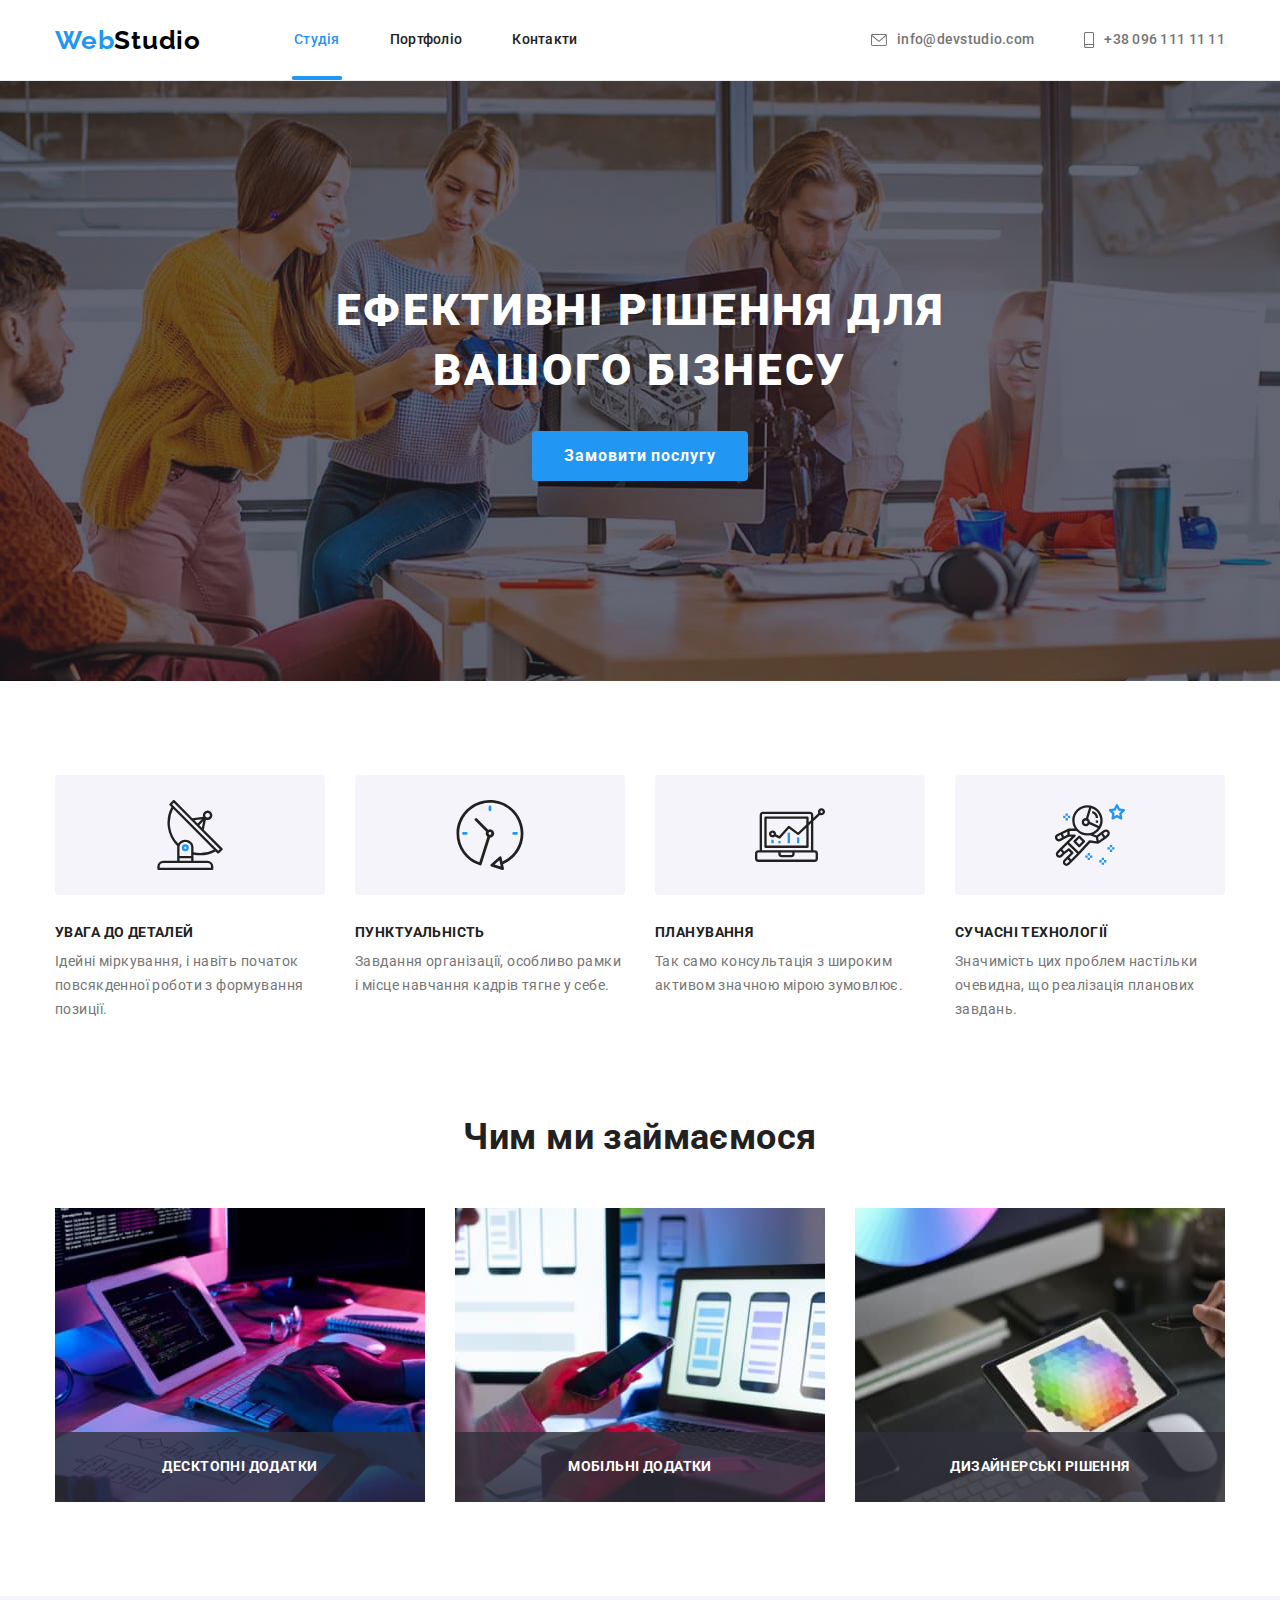
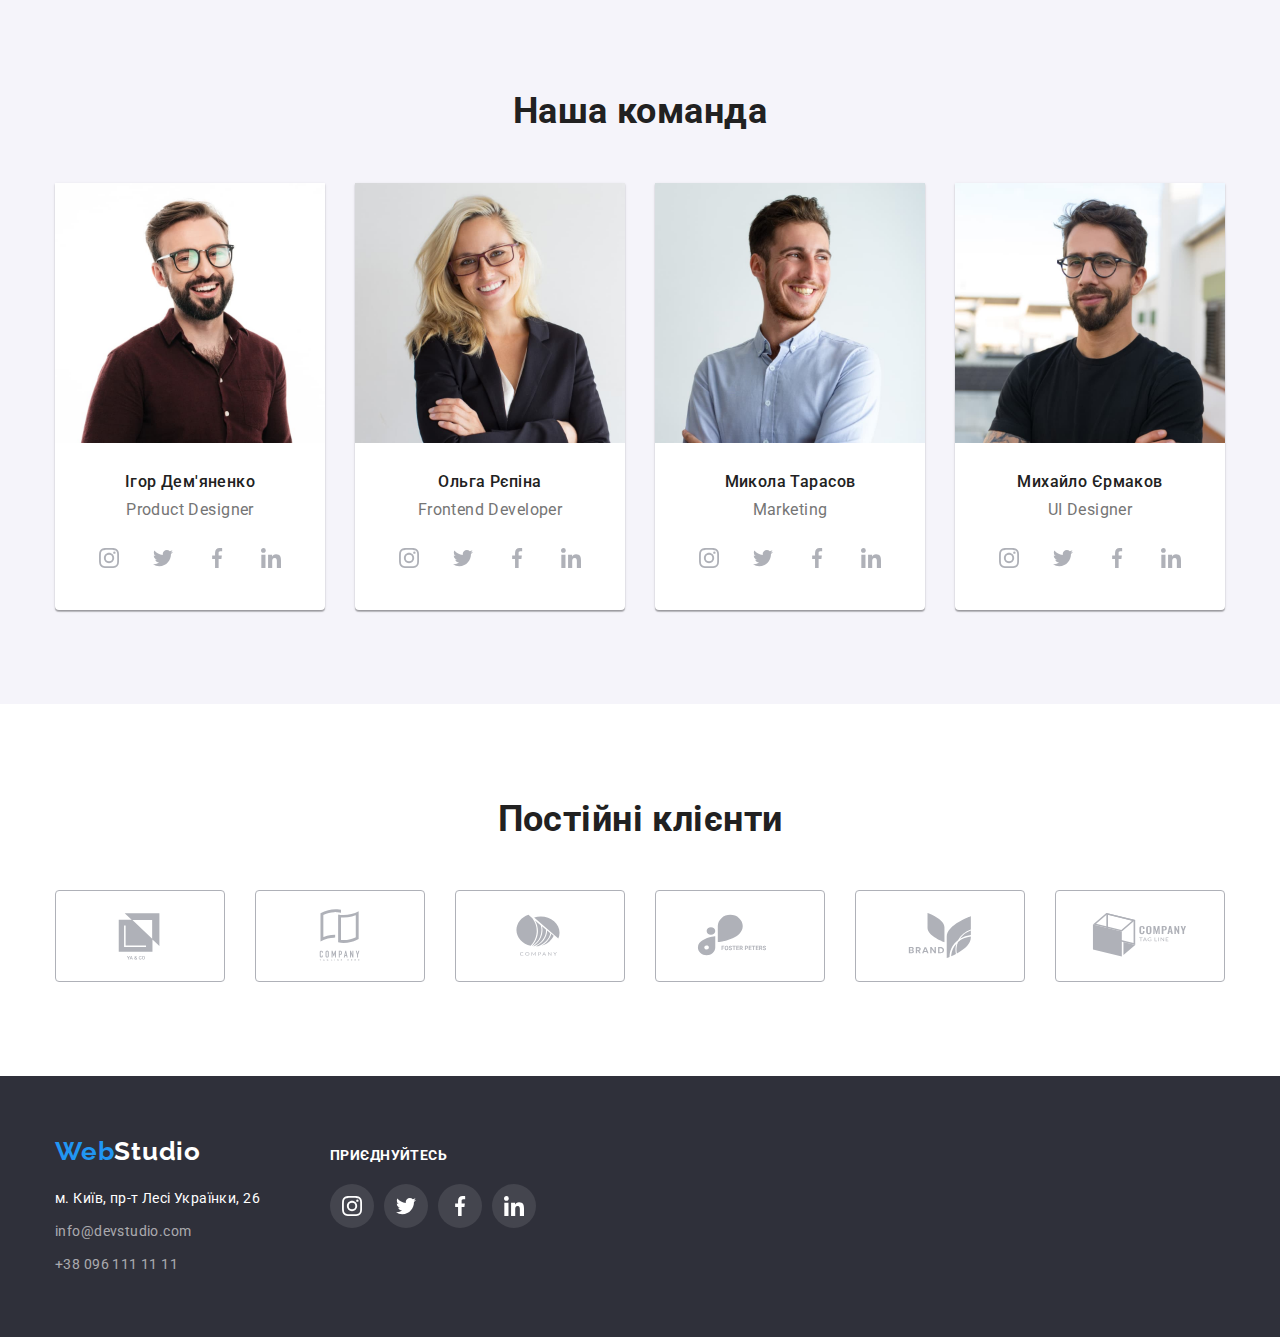
<file: index.html>
<!DOCTYPE html>
<html lang="en">
  <head>
    <meta charset="UTF-8" />
    <meta http-equiv="X-UA-Compatible" content="IE=edge" />
    <meta name="viewport" content="width=device-width, initial-scale=1.0" />
    <title>Document</title>
    <link rel="preconnect" href="https://fonts.googleapis.com" />
    <link rel="preconnect" href="https://fonts.gstatic.com" crossorigin />
    <link
      href="https://fonts.googleapis.com/css2?family=Raleway:wght@700&family=Roboto:wght@400;500;700;900&display=swap"
      rel="stylesheet"
    />
    <link
      rel="stylesheet"
      href="https://cdnjs.cloudflare.com/ajax/libs/modern-normalize/1.1.0/modern-normalize.min.css"
      integrity="sha512-wpPYUAdjBVSE4KJnH1VR1HeZfpl1ub8YT/NKx4PuQ5NmX2tKuGu6U/JRp5y+Y8XG2tV+wKQpNHVUX03MfMFn9Q=="
      crossorigin="anonymous"
      referrerpolicy="no-referrer"
    />

    <link rel="stylesheet" href="./css/styles.css" />
  </head>
  <body>
    <header class="header">
      <div class="container main-nav">
        <a href="./index.html" class="logo link">Web<span class="logo-header">Studio</span></a>

        <nav>
          <ul class="site-nav list">
            <li><a href="./index.html" class="nav-link link current">Студія</a></li>
            <li><a href="./portfolio.html" class="nav-link link">Портфоліо</a></li>
            <li><a href="/" class="nav-link link">Контакти</a></li>
          </ul>
        </nav>

        <ul class="contact-list-header list">
          <li>
            <a href="mailto:info@devstudio.com" class="header-contacts link"
              ><svg class="icon" width="16" height="12">
                <use href="./images/sprite.svg#icon-envelope"></use>
              </svg>
              info@devstudio.com</a
            >
          </li>
          <li>
            <a href="tel:+380961111111" class="header-contacts link"
              ><svg class="icon" width="10" height="16">
                <use href="./images/sprite.svg#icon-smartphone"></use>
              </svg>
              +38 096 111 11 11</a
            >
          </li>
        </ul>
      </div>
    </header>

    <main>
      <section class="main section">
        <div class="container">
          <h1 class="main-title">Ефективні рішення для вашого бізнесу</h1>
          <button type="button" class="main-button" data-modal-open>Замовити послугу</button>
        </div>
      </section>

      <section class="section">
        <div class="container">
          <h2 class="hidden-title">Особливості</h2>
          <ul class="list feature-list">
            <li class="feature-item">
              <div class="feature-box">
                <svg class="icon-feature" width="70" height="70">
                  <use href="./images/sprite.svg#icon-antenna"></use>
                </svg>
              </div>
              <h3 class="sub-title">УВАГА ДО ДЕТАЛЕЙ</h3>
              <p>Ідейні міркування, і навіть початок повсякденної роботи з формування позиції.</p>
            </li>
            <li class="feature-item">
              <div class="feature-box">
                <svg class="icon-feature" width="70" height="70">
                  <use href="./images/sprite.svg#icon-clock"></use>
                </svg>
              </div>
              <h3 class="sub-title">ПУНКТУАЛЬНІСТЬ</h3>
              <p>Завдання організації, особливо рамки і місце навчання кадрів тягне у себе.</p>
            </li>
            <li class="feature-item">
              <div class="feature-box">
                <svg class="icon-feature" width="70" height="70">
                  <use href="./images/sprite.svg#icon-diagram"></use>
                </svg>
              </div>
              <h3 class="sub-title">ПЛАНУВАННЯ</h3>
              <p>Так само консультація з широким активом значною мірою зумовлює.</p>
            </li>
            <li class="feature-item">
              <div class="feature-box">
                <svg class="icon-feature" width="70" height="70">
                  <use href="./images/sprite.svg#icon-astronaut"></use>
                </svg>
              </div>
              <h3 class="sub-title">СУЧАСНІ ТЕХНОЛОГІЇ</h3>
              <p>Значимість цих проблем настільки очевидна, що реалізація планових завдань.</p>
            </li>
          </ul>
        </div>
      </section>

      <section class="section occupation">
        <div class="container">
          <h2 class="secondary-title occupation-title">Чим ми займаємося</h2>
          <ul class="list occupation-list">
            <li class="occupation-item">
              <div class="occupation-content">
                <img src="./images/img1.jpg" alt="Друкування на клаві" width="370" />
                <p class="occupation-text">Десктопні додатки</p>
              </div>
            </li>
            <li class="occupation-item">
              <div class="occupation-content">
                <img src="./images/img2.jpg" alt="Телефон в руці" width="370" />
                <p class="occupation-text">Мобільні додатки</p>
              </div>
            </li>
            <li class="occupation-item">
              <div class="occupation-content">
                <img src="./images/img3.jpg" alt="Шестикутник на планшеті" width="370" />
                <p class="occupation-text">Дизайнерські рішення</p>
              </div>
            </li>
          </ul>
        </div>
      </section>

      <section class="section team">
        <div class="container">
          <h2 class="secondary-title team-title">Наша команда</h2>
          <ul class="list team-list">
            <li class="team-item">
              <img src="./images/img5.jpg" alt="Ігор" width="270" />
              <div class="team-info">
                <h3 class="team-surname">Ігор Дем'яненко</h3>
                <p class="team-description">Product Designer</p>
                <ul class="team-social list">
                  <li>
                    <a href="instagram.com" class="team-link link"
                      ><svg class="icon" width="20" height="20">
                        <use href="./images/sprite.svg#icon-instagram"></use></svg
                    ></a>
                  </li>
                  <li>
                    <a href="twitter.com" class="team-link link"
                      ><svg class="icon" width="20" height="20">
                        <use href="./images/sprite.svg#icon-twitter"></use></svg
                    ></a>
                  </li>
                  <li>
                    <a href="facebook.com" class="team-link link"
                      ><svg class="icon" width="20" height="20">
                        <use href="./images/sprite.svg#icon-facebook"></use></svg
                    ></a>
                  </li>
                  <li>
                    <a href="linkedin.com" class="team-link link"
                      ><svg class="icon" width="20" height="20">
                        <use href="./images/sprite.svg#icon-linkedin"></use></svg
                    ></a>
                  </li>
                </ul>
              </div>
            </li>
            <li class="team-item">
              <img src="./images/img6.jpg" alt="Ольга" width="270" />
              <div class="team-info">
                <h3 class="team-surname">Ольга Рєпіна</h3>
                <p class="team-description">Frontend Developer</p>
                <ul class="team-social list">
                  <li>
                    <a href="instagram.com" class="team-link link"
                      ><svg class="icon" width="20" height="20">
                        <use href="./images/sprite.svg#icon-instagram"></use></svg
                    ></a>
                  </li>
                  <li>
                    <a href="twitter.com" class="team-link link"
                      ><svg class="icon" width="20" height="20">
                        <use href="./images/sprite.svg#icon-twitter"></use></svg
                    ></a>
                  </li>
                  <li>
                    <a href="facebook.com" class="team-link link"
                      ><svg class="icon" width="20" height="20">
                        <use href="./images/sprite.svg#icon-facebook"></use></svg
                    ></a>
                  </li>
                  <li>
                    <a href="linkedin.com" class="team-link link"
                      ><svg class="icon" width="20" height="20">
                        <use href="./images/sprite.svg#icon-linkedin"></use></svg
                    ></a>
                  </li>
                </ul>
              </div>
            </li>
            <li class="team-item">
              <img src="./images/img7.jpg" alt="Микола" width="270" />
              <div class="team-info">
                <h3 class="team-surname">Микола Тарасов</h3>
                <p class="team-description">Marketing</p>
                <ul class="team-social list">
                  <li>
                    <a href="instagram.com" class="team-link link"
                      ><svg class="icon" width="20" height="20">
                        <use href="./images/sprite.svg#icon-instagram"></use></svg
                    ></a>
                  </li>
                  <li>
                    <a href="twitter.com" class="team-link link"
                      ><svg class="icon" width="20" height="20">
                        <use href="./images/sprite.svg#icon-twitter"></use></svg
                    ></a>
                  </li>
                  <li>
                    <a href="facebook.com" class="team-link link"
                      ><svg class="icon" width="20" height="20">
                        <use href="./images/sprite.svg#icon-facebook"></use></svg
                    ></a>
                  </li>
                  <li>
                    <a href="linkedin.com" class="team-link link"
                      ><svg class="icon" width="20" height="20">
                        <use href="./images/sprite.svg#icon-linkedin"></use></svg
                    ></a>
                  </li>
                </ul>
              </div>
            </li>
            <li class="team-item">
              <img src="./images/img8.jpg" alt="Михайло" width="270" />
              <div class="team-info">
                <h3 class="team-surname">Михайло Єрмаков</h3>
                <p class="team-description">UI Designer</p>
                <ul class="team-social list">
                  <li>
                    <a href="instagram.com" class="team-link link"
                      ><svg class="icon" width="20" height="20">
                        <use href="./images/sprite.svg#icon-instagram"></use></svg
                    ></a>
                  </li>
                  <li>
                    <a href="twitter.com" class="team-link link"
                      ><svg class="icon" width="20" height="20">
                        <use href="./images/sprite.svg#icon-twitter"></use></svg
                    ></a>
                  </li>
                  <li>
                    <a href="facebook.com" class="team-link link"
                      ><svg class="icon" width="20" height="20">
                        <use href="./images/sprite.svg#icon-facebook"></use></svg
                    ></a>
                  </li>
                  <li>
                    <a href="linkedin.com" class="team-link link"
                      ><svg class="icon" width="20" height="20">
                        <use href="./images/sprite.svg#icon-linkedin"></use></svg
                    ></a>
                  </li>
                </ul>
              </div>
            </li>
          </ul>
        </div>
      </section>

      <section class="section">
        <div class="container">
          <h2 class="secondary-title client-title">Постійні клієнти</h2>
          <ul class="list clients-list">
            <li class="clients-item">
              <svg class="icon" width="106" height="60">
                <use href="./images/sprite.svg#icon-Logo"></use>
              </svg>
            </li>
            <li class="clients-item">
              <svg class="icon" width="106" height="60">
                <use href="./images/sprite.svg#icon-Logo-1"></use>
              </svg>
            </li>
            <li class="clients-item">
              <svg class="icon" width="106" height="60">
                <use href="./images/sprite.svg#icon-Logo-2"></use>
              </svg>
            </li>
            <li class="clients-item">
              <svg class="icon" width="106" height="60">
                <use href="./images/sprite.svg#icon-Logo-3"></use>
              </svg>
            </li>
            <li class="clients-item">
              <svg class="icon" width="106" height="60">
                <use href="./images/sprite.svg#icon-Logo-4"></use>
              </svg>
            </li>
            <li class="clients-item">
              <svg class="icon" width="106" height="60">
                <use href="./images/sprite.svg#icon-Logo-5"></use>
              </svg>
            </li>
          </ul>
        </div>
      </section>
    </main>

    <footer class="footer">
      <div class="container footer-container">
        <div>
          <a href="./index.html" class="logo link">Web<span class="logo-footer">Studio</span></a>
          <address>
            <ul class="footer-adress list">
              <li>
                <a href="https://goo.gl/maps/8aTKNNun7sEFTLPM9" class="adress-link link"
                  >м. Київ, пр-т Лесі Українки, 26</a
                >
              </li>
              <li>
                <a href="mailto:info@devstudio.com" class="footer-contacts link"
                  >info@devstudio.com</a
                >
              </li>
              <li>
                <a href="tel:+380961111111" class="footer-contacts link">+38 096 111 11 11</a>
              </li>
            </ul>
          </address>
        </div>

        <div class="join-us">
          <p>ПРИЄДНУЙТЕСЬ</p>
          <ul class="join-social list">
            <li>
              <a href="instagram.com" class="join-link link"
                ><svg class="icon" width="20" height="20">
                  <use href="./images/sprite.svg#icon-instagram"></use></svg
              ></a>
            </li>
            <li>
              <a href="twitter.com" class="join-link link"
                ><svg class="icon" width="20" height="20">
                  <use href="./images/sprite.svg#icon-twitter"></use></svg
              ></a>
            </li>
            <li>
              <a href="facebook.com" class="join-link link"
                ><svg class="icon" width="20" height="20">
                  <use href="./images/sprite.svg#icon-facebook"></use></svg
              ></a>
            </li>
            <li>
              <a href="linkedin.com" class="join-link link"
                ><svg class="icon" width="20" height="20">
                  <use href="./images/sprite.svg#icon-linkedin"></use></svg
              ></a>
            </li>
          </ul>
        </div>
      </div>
    </footer>

    <div class="backdrop is-hidden" data-modal>
      <div class="modal">
        <button class="modal-close-button" data-modal-close>
          <svg class="icon" width="20" height="20">
            <use href="./images/sprite.svg#icon-close-black1"></use>
          </svg>
        </button>
      </div>
    </div>
    <script src="./js/modal.js"></script>
  </body>
</html>
</file>
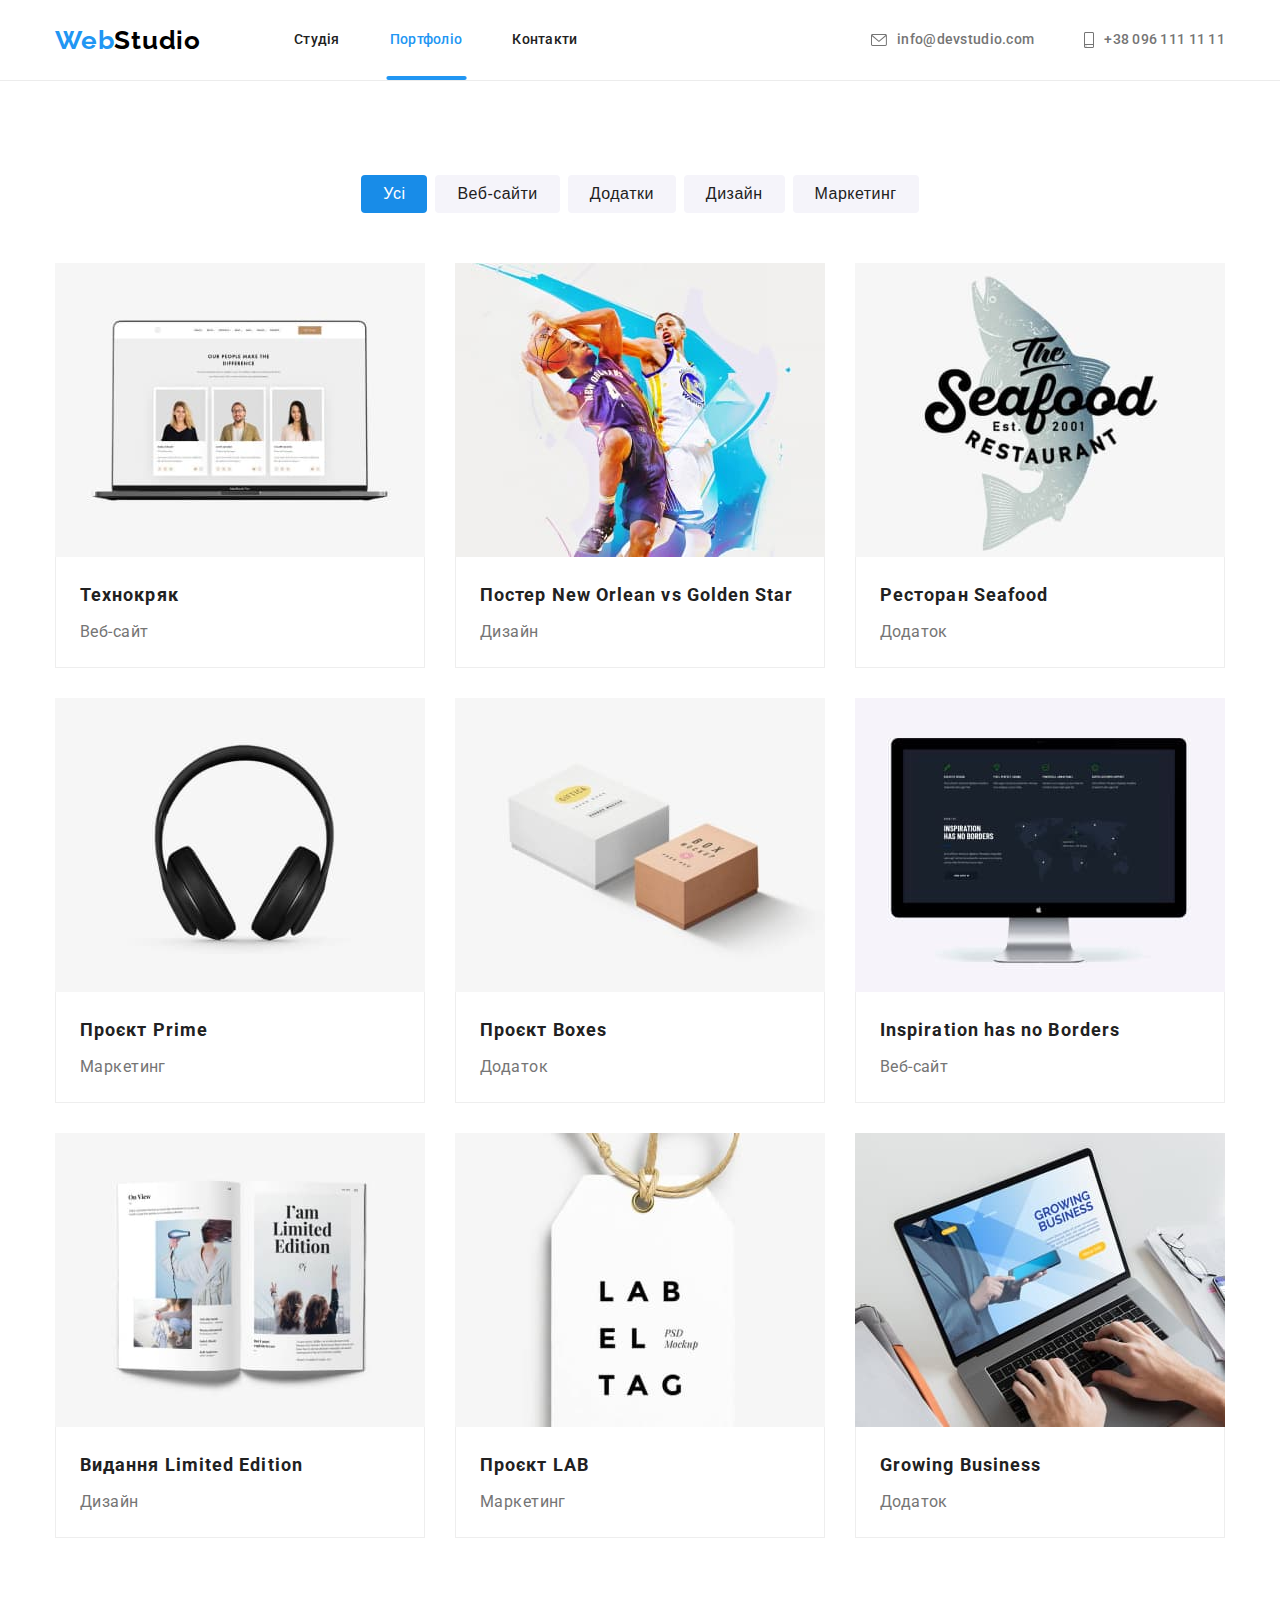
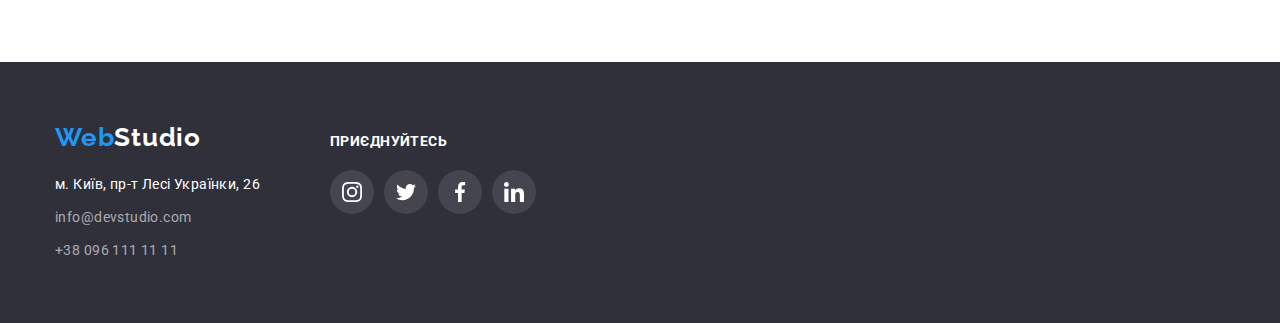
<file: portfolio.html>
<!DOCTYPE html>
<html lang="en">
  <head>
    <meta charset="UTF-8" />
    <meta http-equiv="X-UA-Compatible" content="IE=edge" />
    <meta name="viewport" content="width=device-width, initial-scale=1.0" />
    <title>Portfolio</title>
    <link rel="preconnect" href="https://fonts.googleapis.com" />
    <link rel="preconnect" href="https://fonts.gstatic.com" crossorigin />
    <link
      href="https://fonts.googleapis.com/css2?family=Raleway:wght@700&family=Roboto:wght@400;500;700;900&display=swap"
      rel="stylesheet"
    />
    <link
      rel="stylesheet"
      href="https://cdnjs.cloudflare.com/ajax/libs/modern-normalize/1.1.0/modern-normalize.min.css"
      integrity="sha512-wpPYUAdjBVSE4KJnH1VR1HeZfpl1ub8YT/NKx4PuQ5NmX2tKuGu6U/JRp5y+Y8XG2tV+wKQpNHVUX03MfMFn9Q=="
      crossorigin="anonymous"
      referrerpolicy="no-referrer"
    />
    <link rel="stylesheet" href="./css/styles.css" />
  </head>
  <body>
    <header class="header">
      <div class="container main-nav">
        <a href="./index.html" class="logo link">Web<span class="logo-header">Studio</span></a>

        <nav>
          <ul class="site-nav list">
            <li><a href="./index.html" class="nav-link link">Студія</a></li>
            <li><a href="./portfolio.html" class="nav-link link current">Портфоліо</a></li>
            <li><a href="/" class="nav-link link">Контакти</a></li>
          </ul>
        </nav>

        <ul class="contact-list-header list">
          <li>
            <a href="mailto:info@devstudio.com" class="header-contacts link"
              ><svg class="icon" width="16" height="12">
                <use href="./images/sprite.svg#icon-envelope"></use>
              </svg>
              info@devstudio.com</a
            >
          </li>
          <li>
            <a href="tel:+380961111111" class="header-contacts link"
              ><svg class="icon" width="10" height="16">
                <use href="./images/sprite.svg#icon-smartphone"></use>
              </svg>
              +38 096 111 11 11</a
            >
          </li>
        </ul>
      </div>
    </header>

    <main>
      <section class="section">
        <div class="container">
          <h2 class="hidden-title">Портфоліо</h2>
          <ul class="list portfolio-nav">
            <li class="portfolio-item">
              <button type="button" class="portfolio-button current-button">Усі</button>
            </li>
            <li class="portfolio-item">
              <button type="button" class="portfolio-button">Веб-сайти</button>
            </li>
            <li class="portfolio-item">
              <button type="button" class="portfolio-button">Додатки</button>
            </li>
            <li class="portfolio-item">
              <button type="button" class="portfolio-button">Дизайн</button>
            </li>
            <li class="portfolio-item">
              <button type="button" class="portfolio-button portfolio-item">Маркетинг</button>
            </li>
          </ul>

          <ul class="list flex-container">
            <li class="flex-element">
              <div class="flex-content">
                <img src="./images/img_9.jpg" alt="Технокряк" width="370" />
                <p class="flex-text">
                  Ресурс пропонує комплексні пропозиції з різним рівнем функціоналу та сервісів. Все
                  це дозволить відвідувачу отримати вичерпні відомості про компанію чи приватну
                  особу.
                </p>
              </div>
              <div class="product-info">
                <h3 class="product-title">Технокряк</h3>
                <p class="product-description">Веб-сайт</p>
              </div>
            </li>
            <li class="flex-element">
              <div class="flex-content">
                <img src="./images/img10.jpg" alt="Постер New Orlean vs Golden Star" width="370" />
                <p class="flex-text">
                  Ресурс пропонує комплексні пропозиції з різним рівнем функціоналу та сервісів. Все
                  це дозволить відвідувачу отримати вичерпні відомості про компанію чи приватну
                  особу.
                </p>
              </div>
              <div class="product-info">
                <h3 class="product-title">Постер New Orlean vs Golden Star</h3>
                <p class="product-description">Дизайн</p>
              </div>
            </li>
            <li class="flex-element">
              <div class="flex-content">
                <img src="./images/img11.jpg" alt="Ресторан Seafood" width="370" />
                <p class="flex-text">
                  Ресурс пропонує комплексні пропозиції з різним рівнем функціоналу та сервісів. Все
                  це дозволить відвідувачу отримати вичерпні відомості про компанію чи приватну
                  особу.
                </p>
              </div>
              <div class="product-info">
                <h3 class="product-title">Ресторан Seafood</h3>
                <p class="product-description">Додаток</p>
              </div>
            </li>
            <li class="flex-element">
              <div class="flex-content">
                <img src="./images/img12.jpg" alt="Проєкт Prime" width="370" />
                <p class="flex-text">
                  Ресурс пропонує комплексні пропозиції з різним рівнем функціоналу та сервісів. Все
                  це дозволить відвідувачу отримати вичерпні відомості про компанію чи приватну
                  особу.
                </p>
              </div>
              <div class="product-info">
                <h3 class="product-title">Проєкт Prime</h3>
                <p class="product-description">Маркетинг</p>
              </div>
            </li>
            <li class="flex-element">
              <div class="flex-content">
                <img src="./images/img13.jpg" alt="Проєкт Boxes" width="370" />
                <p class="flex-text">
                  Ресурс пропонує комплексні пропозиції з різним рівнем функціоналу та сервісів. Все
                  це дозволить відвідувачу отримати вичерпні відомості про компанію чи приватну
                  особу.
                </p>
              </div>
              <div class="product-info">
                <h3 class="product-title">Проєкт Boxes</h3>
                <p class="product-description">Додаток</p>
              </div>
            </li>
            <li class="flex-element">
              <div class="flex-content">
                <img src="./images/img14.jpg" alt="Inspiration has no Borders" width="370" />
                <p class="flex-text">
                  Ресурс пропонує комплексні пропозиції з різним рівнем функціоналу та сервісів. Все
                  це дозволить відвідувачу отримати вичерпні відомості про компанію чи приватну
                  особу.
                </p>
              </div>
              <div class="product-info">
                <h3 class="product-title">Inspiration has no Borders</h3>
                <p class="product-description">Веб-сайт</p>
              </div>
            </li>
            <li class="flex-element">
              <div class="flex-content">
                <img src="./images/img15.jpg" alt="Видання Limited Edition" width="370" />
                <p class="flex-text">
                  Ресурс пропонує комплексні пропозиції з різним рівнем функціоналу та сервісів. Все
                  це дозволить відвідувачу отримати вичерпні відомості про компанію чи приватну
                  особу.
                </p>
              </div>
              <div class="product-info">
                <h3 class="product-title">Видання Limited Edition</h3>
                <p class="product-description">Дизайн</p>
              </div>
            </li>
            <li class="flex-element">
              <div class="flex-content">
                <img src="./images/img16.jpg" alt="Проєкт LAB" width="370" />
                <p class="flex-text">
                  Ресурс пропонує комплексні пропозиції з різним рівнем функціоналу та сервісів. Все
                  це дозволить відвідувачу отримати вичерпні відомості про компанію чи приватну
                  особу.
                </p>
              </div>
              <div class="product-info">
                <h3 class="product-title">Проєкт LAB</h3>
                <p class="product-description">Маркетинг</p>
              </div>
            </li>
            <li class="flex-element">
              <div class="flex-content">
                <img src="./images/img17.jpg" alt="Growing Business" width="370" />
                <p class="flex-text">
                  Ресурс пропонує комплексні пропозиції з різним рівнем функціоналу та сервісів. Все
                  це дозволить відвідувачу отримати вичерпні відомості про компанію чи приватну
                  особу.
                </p>
              </div>
              <div class="product-info">
                <h3 class="product-title">Growing Business</h3>
                <p class="product-description">Додаток</p>
              </div>
            </li>
          </ul>
        </div>
      </section>
    </main>

    <footer class="footer">
      <div class="container footer-container">
        <div>
          <a href="./index.html" class="logo link">Web<span class="logo-footer">Studio</span></a>
          <address>
            <ul class="footer-adress list">
              <li>
                <a href="https://goo.gl/maps/8aTKNNun7sEFTLPM9" class="adress-link link"
                  >м. Київ, пр-т Лесі Українки, 26</a
                >
              </li>
              <li>
                <a href="mailto:info@devstudio.com" class="footer-contacts link"
                  >info@devstudio.com</a
                >
              </li>
              <li>
                <a href="tel:+380961111111" class="footer-contacts link">+38 096 111 11 11</a>
              </li>
            </ul>
          </address>
        </div>

        <div class="join-us">
          <p>ПРИЄДНУЙТЕСЬ</p>
          <ul class="join-social list">
            <li>
              <a href="instagram.com" class="join-link link"
                ><svg class="icon" width="20" height="20">
                  <use href="./images/sprite.svg#icon-instagram"></use></svg
              ></a>
            </li>
            <li>
              <a href="twitter.com" class="join-link link"
                ><svg class="icon" width="20" height="20">
                  <use href="./images/sprite.svg#icon-twitter"></use></svg
              ></a>
            </li>
            <li>
              <a href="facebook.com" class="join-link link"
                ><svg class="icon" width="20" height="20">
                  <use href="./images/sprite.svg#icon-facebook"></use></svg
              ></a>
            </li>
            <li>
              <a href="linkedin.com" class="join-link link"
                ><svg class="icon" width="20" height="20">
                  <use href="./images/sprite.svg#icon-linkedin"></use></svg
              ></a>
            </li>
          </ul>
        </div>
      </div>
    </footer>
  </body>
</html>
</file>
<file: css/styles.css>
:root {
  --white-color: #ffffff;
  --main-text-color: #212121;
  --primary-color: #757575;
  --minority-color: rgba(255, 255, 255, 0.6);
  --background-dark: #2f303a;
  --background-light: #f5f4fa;
  --activecolor: #2196f3;
}

*,
*::before,
*::after {
  box-sizing: border-box;
}

body {
  font-family: 'Roboto', sans-serif;
  color: var(--primary-color);
  font-size: 14px;
  line-height: 1.71;
  letter-spacing: 0.03em;
  margin: 0;
}

a {
  text-decoration: none;
}

.list {
  margin: 0;
  padding: 0;
  list-style: none;
}

p,
h1,
h2,
h3,
h4 {
  margin: 0;
}

img {
  display: block;
}

/* header */

.link {
  text-decoration: none;
}

.section {
  padding: 94px 0;
}

.header {
  border-bottom: 1px solid #ececec;
}

.logo {
  font-family: 'Raleway';
  font-weight: 700;
  font-size: 26px;
  line-height: 1.19;
  letter-spacing: 0.03em;
  color: var(--activecolor);
}

.logo-header {
  color: #000;
}

.logo-footer {
  color: var(--white-color);
}

.site-nav {
  display: flex;
  margin-left: 93px;
}

.site-nav li {
  position: relative;
}

.site-nav li:not(:last-child) {
  margin-right: 50px;
}

.nav-link {
  display: block;
  font-weight: 500;
  line-height: 1.14;
  letter-spacing: 0.02em;
  color: var(--main-text-color);
  padding-top: 32px;
  padding-bottom: 32px;
  transition: color 250ms cubic-bezier(0.4, 0, 0.2, 1);
}

.current {
  color: var(--activecolor);
}

.current::after {
  content: '';
  position: absolute;
  width: 100%;
  height: 4px;
  left: 0;
  bottom: 0;
  transform: scaleX(110%);
  background: var(--activecolor);
  border-radius: 2px;
}

.header-contacts {
  font-weight: 500;
  line-height: 1.14;
  letter-spacing: 0.02em;
  color: var(--primary-color);
  display: flex;
  align-items: center;
  gap: 10px;
  transition: color 250ms cubic-bezier(0.4, 0, 0.2, 1);
}

.contact-list-header li + li {
  margin-left: 50px;
}

.contact-list-header {
  display: flex;
  margin-left: auto;
}

.icon {
  fill: currentColor;
}

/* main */

.main-nav {
  display: flex;
  align-items: center;
}

.main {
  max-width: 1600px;
  background-color: var(--background-dark);
  margin-left: auto;
  margin-right: auto;
  background-image: linear-gradient(to left, rgba(47, 48, 58, 0.4), rgba(47, 48, 58, 0.4)),
    url(../images/img.jpg);
  background-position: center;
  background-repeat: no-repeat;
  background-size: 1600px;
  padding: 200px 0;
}

.container {
  width: 100%;
  max-width: 1200px;
  padding-left: 15px;
  padding-right: 15px;
  margin: 0 auto;
}

.main-button {
  display: block;
  cursor: pointer;
  font-family: 'Roboto';
  font-weight: 700;
  font-size: 16px;
  line-height: 1.87;
  letter-spacing: 0.06em;
  color: var(--white-color);
  background-color: #2196f3;
  margin: 0 auto;
  padding: 10px 32px;
  border: none;
  border-radius: 4px;
  transition: background-color 250ms cubic-bezier(0.4, 0, 0.2, 1);
}

.main-button:hover,
.main-button:focus {
  background-color: #188ce8;
}

/* features */

.occupation {
  padding-top: 0;
}

.hidden-title {
  position: absolute;
  width: 1px;
  height: 1px;
  margin: -1px;
  border: 0;
  padding: 0;

  white-space: nowrap;
  clip-path: inset(100%);
  clip: rect(0 0 0 0);
  overflow: hidden;
}

.feature-list {
  display: flex;
  flex-wrap: wrap;
}

.feature-list .feature-item {
  width: 270px;
}

.feature-item:not(:last-child) {
  margin-right: 30px;
}

.main-title {
  font-weight: 900;
  font-size: 44px;
  line-height: 1.36;
  text-align: center;
  letter-spacing: 0.06em;
  text-transform: uppercase;
  color: var(--white-color);
  width: 696px;
  margin: 0 auto 30px auto;
}

.secondary-title {
  font-size: 36px;
  line-height: 1.17;
  text-align: center;
  color: var(--main-text-color);
}

.sub-title {
  font-size: 14px;
  line-height: 1.14;
  letter-spacing: 0.03em;
  text-transform: uppercase;
  color: var(--main-text-color);
  margin-bottom: 10px;
}

.feature-box {
  background-color: #f5f4fa;
  width: 270px;
  height: 120px;
  border-radius: 4px;
  display: flex;
  justify-content: center;
  align-items: center;
  margin-bottom: 30px;
}

/* occupation */

.occupation-title {
  margin-top: 0px;
  margin-bottom: 50px;
}

.occupation-list {
  display: flex;
}

.occutation.item {
  position: relative;
}

.occupation-item:not(:last-child) {
  margin-right: 30px;
}

.occupation-content {
  position: relative;
}

.occupation-text {
  position: absolute;
  bottom: 0;
  color: var(--white-color);
  width: 100%;
  font-weight: 700;
  line-height: 1.14;
  text-align: center;
  text-transform: uppercase;
  background-color: rgba(47, 48, 58, 0.8);
  padding-top: 27px;
  padding-bottom: 27px;
}

/* team */

.team {
  background-color: var(--background-light);
}

.team-title {
  margin-top: 0px;
  margin-bottom: 50px;
}

.team-list {
  display: flex;
}

.team-item {
  background-color: var(--white-color);
  box-shadow: 0px 1px 3px rgba(0, 0, 0, 0.12), 0px 1px 1px rgba(0, 0, 0, 0.14),
    0px 2px 1px rgba(0, 0, 0, 0.2);
  border-radius: 0px 0px 4px 4px;
}

.team-item:not(:last-child) {
  margin-right: 30px;
}

.team-info {
  padding: 30px 0;
}

.team-surname {
  font-weight: 500;
  font-size: 16px;
  line-height: 1.18;
  text-align: center;
  color: var(--main-text-color);
  margin-bottom: 10px;
}

.team-description {
  font-size: 16px;
  line-height: 1.18;
  text-align: center;
}

.team-social {
  display: flex;
  justify-content: center;
  margin-top: 16px;
  gap: 10px;
}

.team-link {
  width: 44px;
  height: 44px;
  display: flex;
  align-items: center;
  justify-content: center;
  color: #afb1b8;
  border-radius: 50%;
  transition: color 250ms cubic-bezier(0.4, 0, 0.2, 1),
    background-color 250ms cubic-bezier(0.4, 0, 0.2, 1);
}

.team-link:hover,
.team-link:focus {
  background-color: var(--activecolor);
  color: var(--white-color);
}

/* clients */

.client-title {
  margin-bottom: 50px;
}

.clients-list {
  display: flex;
  justify-content: center;
  gap: 30px;
  cursor: pointer;
}

.clients-item {
  width: 170px;
  height: 92px;
  display: flex;
  align-items: center;
  justify-content: center;
  border: 1px solid rgba(175, 177, 184, 1);
  color: rgba(175, 177, 184, 1);
  border-radius: 4px;
  transition: color 250ms cubic-bezier(0.4, 0, 0.2, 1),
    border-color 250ms cubic-bezier(0.4, 0, 0.2, 1);
}

.clients-item:hover,
.clients-item:focus {
  color: var(--activecolor);
  border-color: var(--activecolor);
}

/* footer */

.footer-adress {
  font-style: normal;
  font-size: 14px;
  line-height: 1.71;
  letter-spacing: 0.03em;
  transition: color 250ms cubic-bezier(0.4, 0, 0.2, 1);
}

.footer .logo {
  display: block;
  margin-bottom: 20px;
}

.footer-adress li:not(:last-child) {
  margin-bottom: 9px;
}

.adress-link {
  color: var(--white-color);
  transition: color 250ms cubic-bezier(0.4, 0, 0.2, 1);
}

.footer-contacts {
  color: var(--minority-color);
  transition: color 250ms cubic-bezier(0.4, 0, 0.2, 1);
}

.footer {
  background-color: var(--background-dark);
  padding: 60px 0;
}

.footer-container {
  display: flex;
  align-items: baseline;
}

.join-us {
  margin-left: 70px;
}

.join-social {
  display: flex;
  justify-content: center;
  margin-top: 16px;
  gap: 10px;
}

.join-link {
  width: 44px;
  height: 44px;
  display: flex;
  align-items: center;
  justify-content: center;
  color: var(--white-color);
  border-radius: 50%;
  background-color: rgba(255, 255, 255, 0.1);
  transition: color 250ms cubic-bezier(0.4, 0, 0.2, 1),
    background-color 250ms cubic-bezier(0.4, 0, 0.2, 1);
}

.join-link:hover,
.join-link:focus {
  background-color: var(--activecolor);
  color: var(--white-color);
}

.join-us p {
  font-weight: 700;
  line-height: 1.14;
  text-transform: uppercase;
  color: var(--white-color);
  margin-bottom: 20px;
}

.nav-link:hover,
.nav-link:focus,
.header-contacts:hover,
.header-contacts:focus,
.footer-adress:hover,
.footer-adress:focus,
.adress-link:hover,
.adress-link:focus,
.footer-contacts:hover,
.footer-contacts:focus {
  color: var(--activecolor);
}

/* portfolio */

.portfolio-nav {
  display: flex;
  align-items: center;
  justify-content: center;
  margin-bottom: 50px;
}

.portfolio-button {
  cursor: pointer;
  font-weight: 500;
  font-size: 16px;
  line-height: 1.62;
  text-align: center;
  letter-spacing: 0.03em;
  color: var(--main-text-color);
  border: none;
  padding: 6px 22px;
  border-radius: 4px;
  background-color: var(--background-light);
  transition: color 250ms cubic-bezier(0.4, 0, 0.2, 1),
    background-color 250ms cubic-bezier(0.4, 0, 0.2, 1),
    box-shadow 250ms cubic-bezier(0.4, 0, 0.2, 1);
}

.portfolio-button:hover,
.portfolio-button:focus {
  color: #ffffff;
  background-color: #2196f3;
  box-shadow: 0px 1px 1px rgba(0, 0, 0, 0.12), 0px 4px 4px rgba(0, 0, 0, 0.06),
    1px 4px 6px rgba(0, 0, 0, 0.16);
}

.current-button {
  color: var(--white-color);
  background-color: #188ce8;
}

.portfolio-item:not(:last-child) {
  margin-right: 8px;
}

.product-info {
  padding: 20px 24px;
  border: 1px solid #eeeeee;
  border-top: none;
}

.product-title {
  font-size: 18px;
  line-height: 2;
  letter-spacing: 0.06em;
  color: var(--main-text-color);
  margin-bottom: 4px;
}

.product-description {
  font-size: 16px;
  line-height: 1.88;
}

.flex-container {
  display: flex;
  flex-wrap: wrap;
  position: relative;
}

.flex-content {
  position: relative;
  overflow: hidden;
}

.flex-text {
  position: absolute;
  top: 0;
  color: var(--white-color);
  font-weight: 400;
  font-size: 18px;
  line-height: 1.56;
  background: rgba(33, 150, 243, 0.9);
  padding: 63px 24px;
  transform: translateY(100%);
  transition: transform 250ms cubic-bezier(0.4, 0, 0.2, 1);
  overflow: auto;
}

.flex-element:hover .flex-text {
  transform: translateY(0%);
}

.flex-element {
  width: calc((100% - 60px) / 3);
  margin-right: 30px;
  margin-bottom: 30px;
  cursor: pointer;
  transition: box-shadow 250ms cubic-bezier(0.4, 0, 0.2, 1);
}

.flex-element:hover {
  box-shadow: 0px 1px 1px rgba(0, 0, 0, 0.12), 0px 4px 4px rgba(0, 0, 0, 0.06),
    1px 4px 6px rgba(0, 0, 0, 0.16);
}

.flex-element:nth-child(3n) {
  margin-right: 0;
}

.flex-element {
  margin-right: 30px;
  margin-bottom: 30px;
}

.flex-element:nth-child(3n) {
  margin-right: 0;
}
.flex-element:nth-child(-n - 3) {
  margin-bottom: 0;
}

/* modal */

.backdrop {
  position: fixed;
  width: 100%;
  height: 100%;
  top: 0;
  background-color: rgba(0, 0, 0, 0.1);
  opacity: 1;
  visibility: all;
  transition: opacity 250ms cubic-bezier(0.4, 0, 0.2, 1),
    visibility 250ms cubic-bezier(0.4, 0, 0.2, 1);
}

.backdrop.is-hidden .modal {
  transform: translate(-50%, -50%) scale(0) rotate(540deg);
}

.modal {
  width: 528px;
  min-height: 581px;
  background-color: var(--white-color);
  border-radius: 4px;
  position: absolute;
  top: 50%;
  left: 50%;
  transform: translate(-50%, -50%) scale(1) rotate(0);
  transition: transform 450ms cubic-bezier(0.4, 0, 0.2, 1);
  box-shadow: 0px 1px 3px rgba(0, 0, 0, 0.12), 0px 1px 1px rgba(0, 0, 0, 0.14),
    0px 2px 1px rgba(0, 0, 0, 0.2);
  border-radius: 4px;
}

.modal-close-button {
  position: absolute;
  right: 8px;
  top: 8px;
  width: 30px;
  height: 30px;
  border: 1px solid rgba(0, 0, 0, 0.1);
  display: flex;
  align-items: center;
  justify-content: center;
  border-radius: 50%;
  background-color: transparent;
  cursor: pointer;
  transition: color 250ms cubic-bezier(0.4, 0, 0.2, 1),
    border-color 250ms cubic-bezier(0.4, 0, 0.2, 1);
}

.modal-close-button:hover,
.modal-close-button:focus {
  color: var(--activecolor);
  border-color: var(--activecolor);
}

.is-hidden {
  visibility: hidden;
  opacity: 0;
  pointer-events: none;
}
</file>
